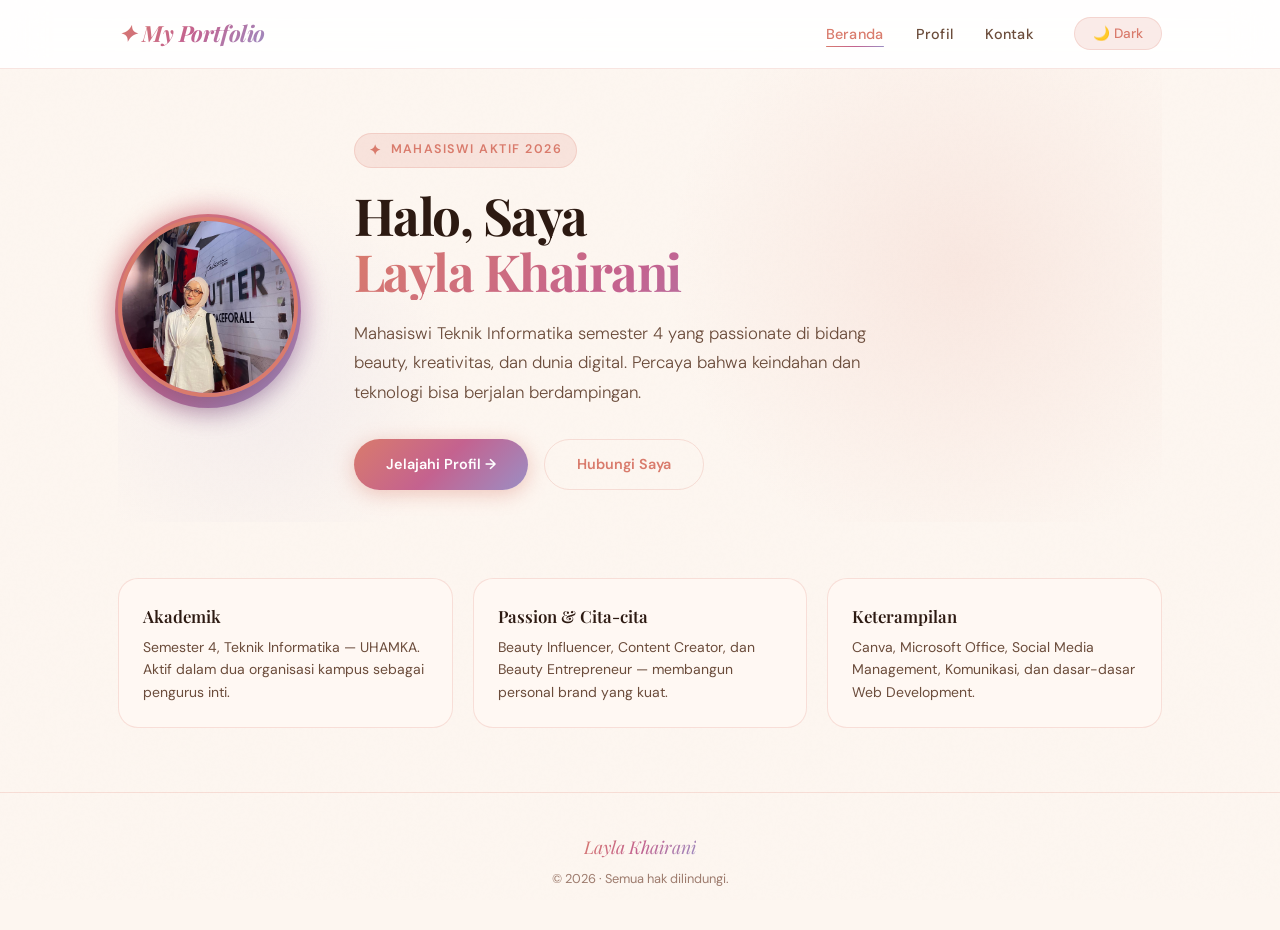
<file: index.html>
<!doctype html>
<html lang="id">
  <head>
    <meta charset="UTF-8" />
    <meta name="viewport" content="width=device-width, initial-scale=1.0" />
    <title>Beranda | Layla Khairani</title>
    <link rel="stylesheet" href="style.css" />
    <script src="script.js" defer></script>
  </head>
  <body>
    <header>
      <div class="container header-container">
        <a href="index.html" class="logo">✦ My Portfolio</a>
        <nav>
          <ul class="nav-links">
            <li><a href="index.html" class="nav-link active">Beranda</a></li>
            <li><a href="profil.html" class="nav-link">Profil</a></li>
            <li><a href="kontak.html" class="nav-link">Kontak</a></li>
          </ul>
          <button id="darkModeToggle" class="dark-toggle">Dark</button>
        </nav>
      </div>
    </header>

    <main>
      <div class="container">
        <section class="hero">
          <div class="hero-bg-deco"></div>
          <div class="hero-inner">
            <div class="photo-frame animate animate-d1">
              <img
                src="Ranni.jpeg"
                alt="Foto Layla Khairani"
                class="profile-photo"
              />
            </div>

            <div class="hero-text">
              <div class="hero-eyebrow animate animate-d1">
                <span>✦</span> Mahasiswi Aktif 2026
              </div>
              <h1 class="hero-title animate animate-d2">
                Halo, Saya
                <span class="grad-name">Layla Khairani</span>
              </h1>
              <p class="hero-desc animate animate-d3">
                Mahasiswi Teknik Informatika semester 4 yang passionate di
                bidang beauty, kreativitas, dan dunia digital. Percaya bahwa
                keindahan dan teknologi bisa berjalan berdampingan.
              </p>
              <div class="hero-cta animate animate-d4">
                <a href="profil.html" class="btn-primary">Jelajahi Profil →</a>
                <a href="kontak.html" class="btn-outline">Hubungi Saya</a>
              </div>
            </div>
          </div>
        </section>

        <section class="highlights animate animate-d5">
          <div class="hi-card">
            <h3>Akademik</h3>
            <p>
              Semester 4, Teknik Informatika — UHAMKA. Aktif dalam dua
              organisasi kampus sebagai pengurus inti.
            </p>
          </div>
          <div class="hi-card">
            <h3>Passion & Cita-cita</h3>
            <p>
              Beauty Influencer, Content Creator, dan Beauty Entrepreneur —
              membangun personal brand yang kuat.
            </p>
          </div>
          <div class="hi-card">
            <h3>Keterampilan</h3>
            <p>
              Canva, Microsoft Office, Social Media Management, Komunikasi, dan
              dasar-dasar Web Development.
            </p>
          </div>
        </section>
      </div>
    </main>

    <footer>
      <div class="container">
        <div class="footer-inner">
          <span class="footer-name">Layla Khairani</span>
          <p class="footer-copy">© 2026 · Semua hak dilindungi.</p>
        </div>
      </div>
    </footer>
  </body>
</html>
</file>
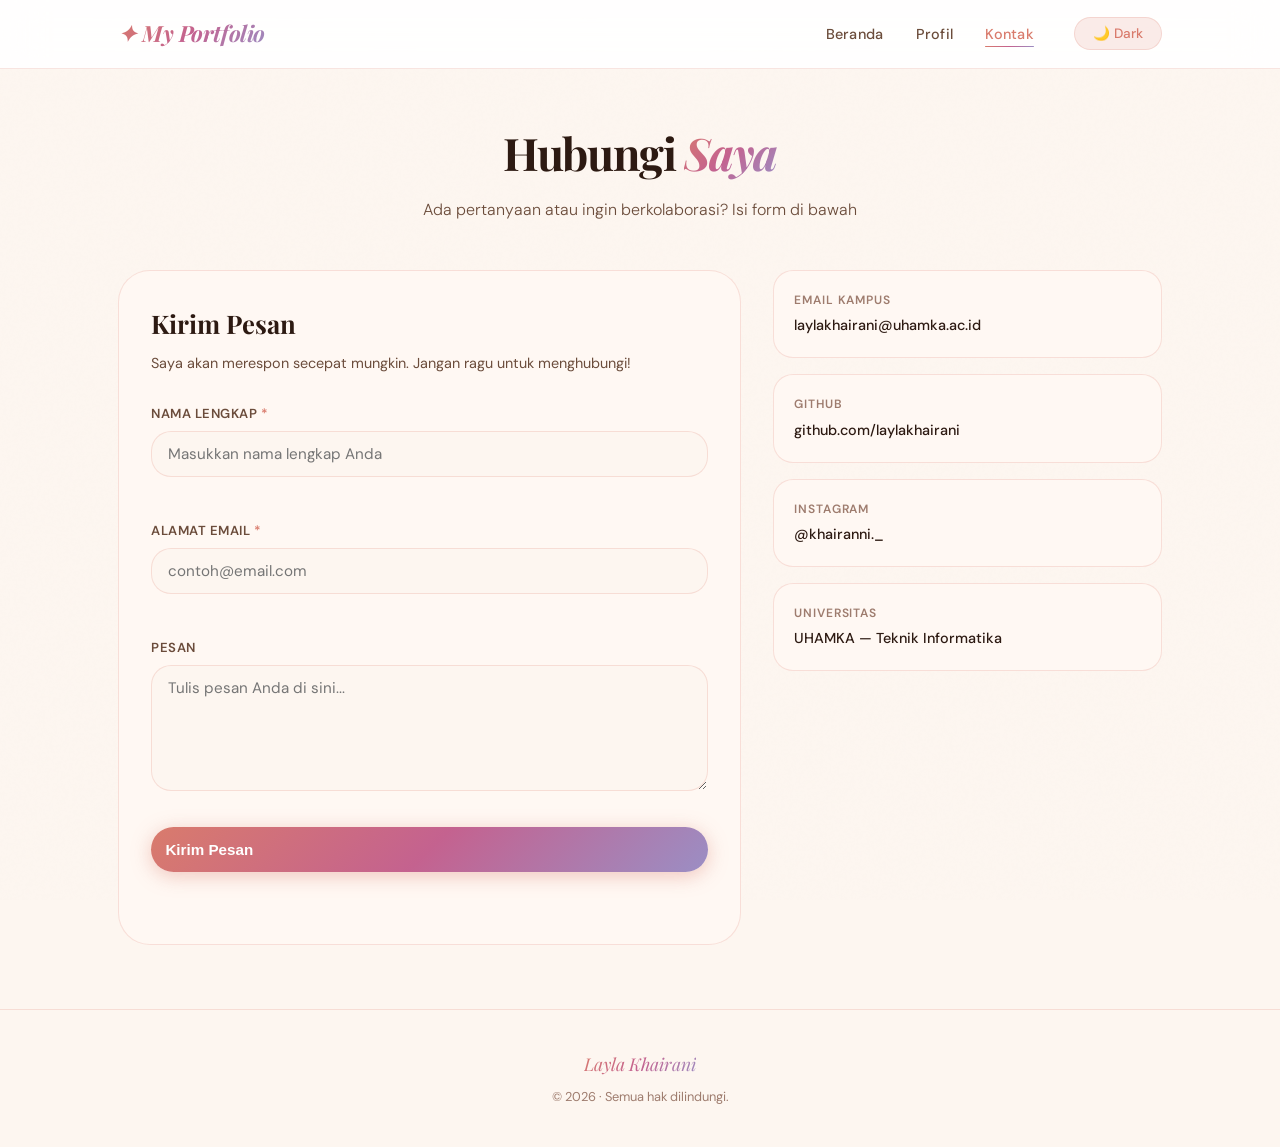
<file: kontak.html>
<!doctype html>
<html lang="id">
  <head>
    <meta charset="UTF-8" />
    <meta name="viewport" content="width=device-width, initial-scale=1.0" />
    <title>Kontak | Layla Khairani</title>
    <link rel="stylesheet" href="style.css" />
    <script src="script.js" defer></script>
  </head>
  <body>
    <header>
      <div class="container header-container">
        <a href="index.html" class="logo">✦ My Portfolio</a>
        <nav>
          <ul class="nav-links">
            <li><a href="index.html" class="nav-link">Beranda</a></li>
            <li><a href="profil.html" class="nav-link">Profil</a></li>
            <li><a href="kontak.html" class="nav-link active">Kontak</a></li>
          </ul>
          <button id="darkModeToggle" class="dark-toggle">🌙 Dark</button>
        </nav>
      </div>
    </header>

    <main>
      <div class="container">
        <div class="page-header animate animate-d1">
          <h2 class="page-title">
            Hubungi
            <span class="grad-name" style="display: inline; font-style: italic"
              >Saya</span
            >
          </h2>
          <p class="page-subtitle">
            Ada pertanyaan atau ingin berkolaborasi? Isi form di bawah
          </p>
        </div>

        <div class="contact-wrapper">
          <!-- Form -->
          <div class="glass-card animate animate-d2">
            <h3 class="contact-title">Kirim Pesan</h3>
            <p class="contact-desc">
              Saya akan merespon secepat mungkin. Jangan ragu untuk menghubungi!
            </p>

            <form id="contactForm">
              <div class="form-group">
                <label for="name"
                  >Nama Lengkap <span class="req">*</span></label
                >
                <input
                  type="text"
                  id="name"
                  name="name"
                  placeholder="Masukkan nama lengkap Anda"
                  autocomplete="off"
                />
                <div class="error-msg" id="nameError"></div>
              </div>

              <div class="form-group">
                <label for="email"
                  >Alamat Email <span class="req">*</span></label
                >
                <input
                  type="email"
                  id="email"
                  name="email"
                  placeholder="contoh@email.com"
                />
                <div class="error-msg" id="emailError"></div>
              </div>

              <div class="form-group">
                <label for="message">Pesan</label>
                <textarea
                  id="message"
                  name="message"
                  rows="5"
                  placeholder="Tulis pesan Anda di sini..."
                ></textarea>
              </div>

              <button type="submit" class="btn-primary submit-btn">
                Kirim Pesan
              </button>
            </form>

            <div id="formStatus" class="form-status"></div>
          </div>

          <!-- Info -->
          <div class="contact-info-card animate animate-d3">
            <div class="info-block">
              <div class="info-block-label">Email Kampus</div>
              <div class="info-block-val">laylakhairani@uhamka.ac.id</div>
            </div>

            <div class="info-block">
              <div class="info-block-label">GitHub</div>
              <div class="info-block-val">github.com/laylakhairani</div>
            </div>

            <div class="info-block">
              <div class="info-block-label">Instagram</div>
              <div class="info-block-val">@khairanni._</div>
            </div>

            <div class="info-block">
              <div class="info-block-label">Universitas</div>
              <div class="info-block-val">UHAMKA — Teknik Informatika</div>
            </div>
          </div>
        </div>
      </div>
    </main>

    <footer>
      <div class="container">
        <div class="footer-inner">
          <span class="footer-name">Layla Khairani</span>
          <p class="footer-copy">© 2026 · Semua hak dilindungi.</p>
        </div>
      </div>
    </footer>
  </body>
</html>
</file>
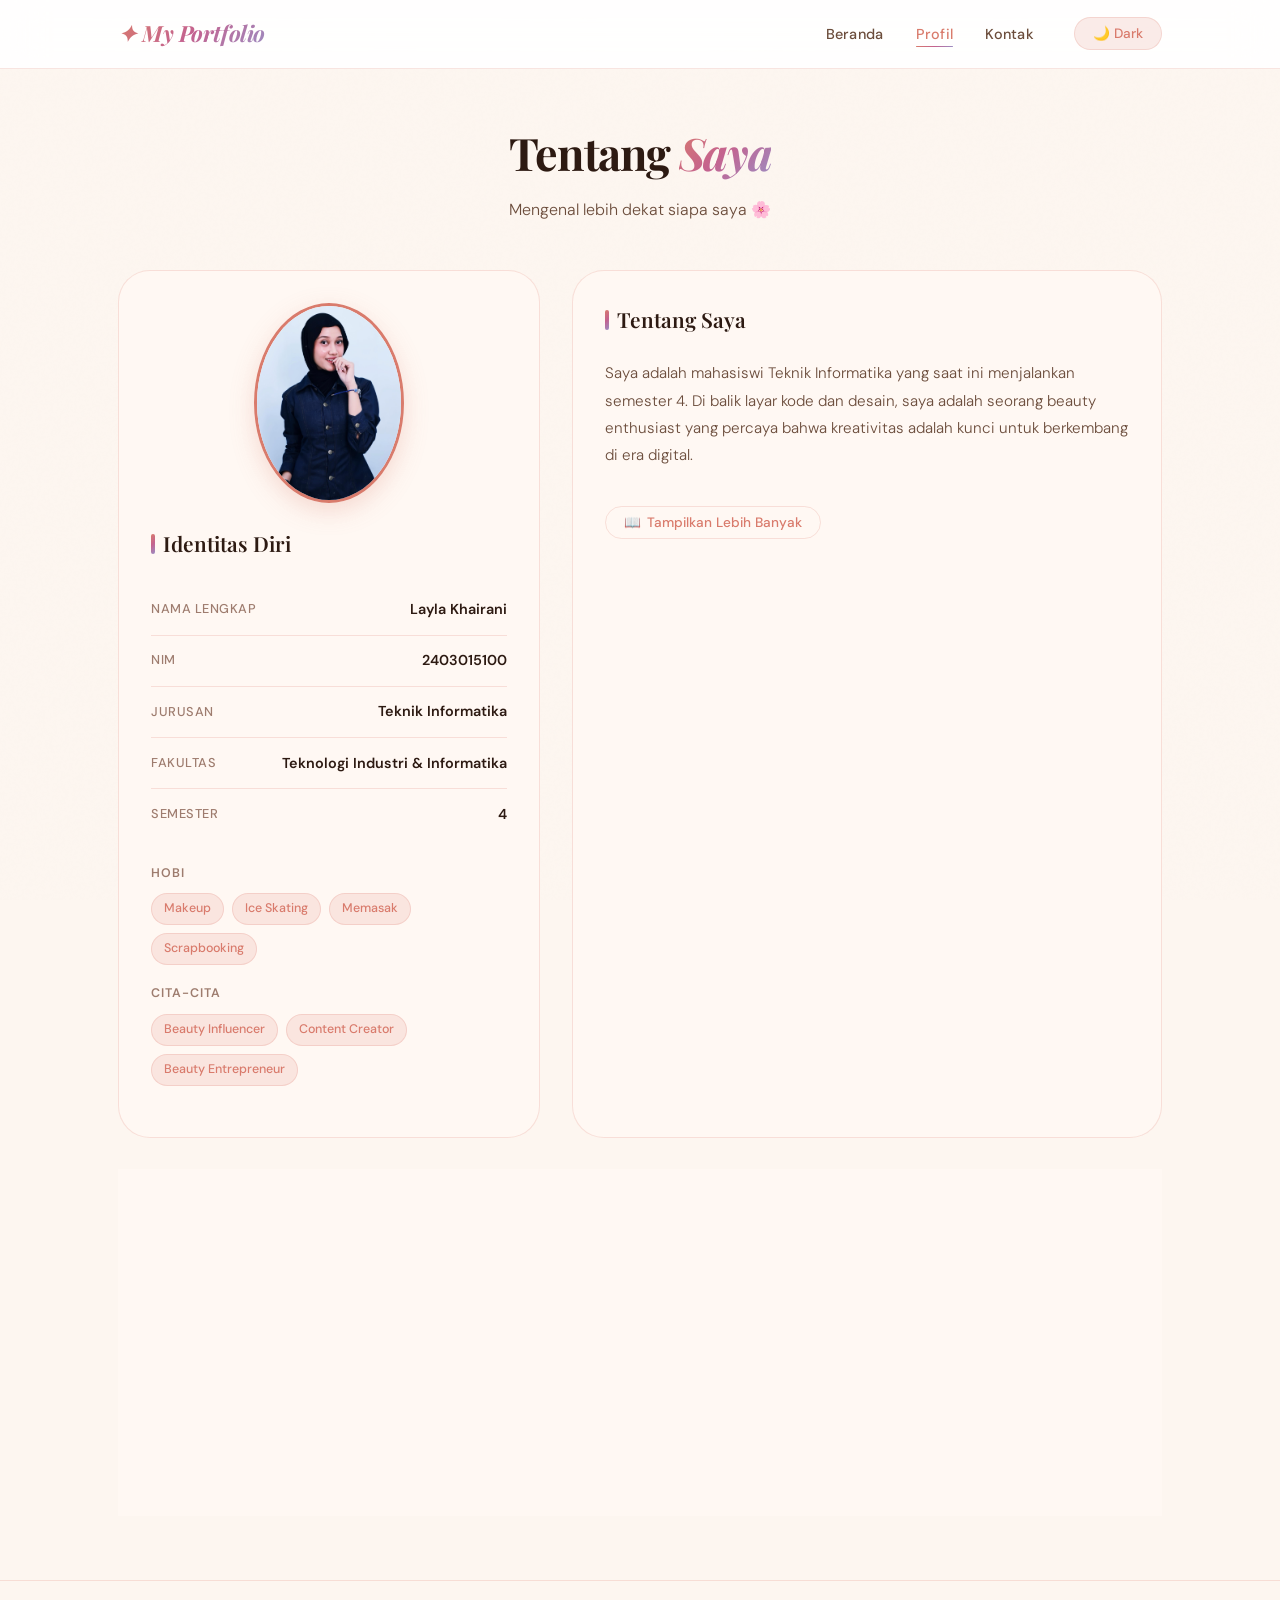
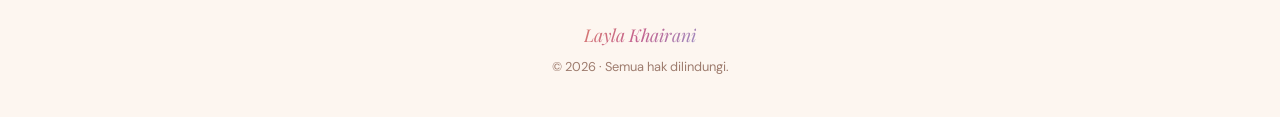
<file: profil.html>
<!doctype html>
<html lang="id">
  <head>
    <meta charset="UTF-8" />
    <meta name="viewport" content="width=device-width, initial-scale=1.0" />
    <title>Profil | Layla Khairani</title>
    <link rel="stylesheet" href="style.css" />
    <script src="script.js" defer></script>
  </head>
  <body>
    <header>
      <div class="container header-container">
        <a href="index.html" class="logo">✦ My Portfolio</a>
        <nav>
          <ul class="nav-links">
            <li><a href="index.html" class="nav-link">Beranda</a></li>
            <li><a href="profil.html" class="nav-link active">Profil</a></li>
            <li><a href="kontak.html" class="nav-link">Kontak</a></li>
          </ul>
          <button id="darkModeToggle" class="dark-toggle">🌙 Dark</button>
        </nav>
      </div>
    </header>

    <main>
      <div class="container">

        <div class="page-header animate animate-d1">
          <h2 class="page-title">
            Tentang
            <span class="grad-name" style="display: inline; font-style: italic">Saya</span>
          </h2>
          <p class="page-subtitle">Mengenal lebih dekat siapa saya 🌸</p>
        </div>

        <div class="profil-grid">

          <!-- Kartu Identitas (kiri) -->
          <div class="glass-card animate animate-d2">

            <!-- Foto di atas identitas -->
            <div class="profil-photo-wrapper">
              <img src="Ranni4.jpeg" alt="Foto Layla" class="profil-page-photo" />
            </div>

            <h3 class="card-title">Identitas Diri</h3>
            <ul class="identity-list">
              <li>
                <span class="label">Nama Lengkap</span>
                <span class="val">Layla Khairani</span>
              </li>
              <li>
                <span class="label">NIM</span>
                <span class="val">2403015100</span>
              </li>
              <li>
                <span class="label">Jurusan</span>
                <span class="val">Teknik Informatika</span>
              </li>
              <li>
                <span class="label">Fakultas</span>
                <span class="val">Teknologi Industri & Informatika</span>
              </li>
              <li>
                <span class="label">Semester</span>
                <span class="val">4</span>
              </li>
            </ul>

            <div class="badges-section" style="margin-top: 1.5rem">
              <h4>Hobi</h4>
              <div class="badge-row">
                <span class="badge-item">Makeup</span>
                <span class="badge-item">Ice Skating</span>
                <span class="badge-item">Memasak</span>
                <span class="badge-item">Scrapbooking</span>
              </div>
              <h4>Cita-cita</h4>
              <div class="badge-row">
                <span class="badge-item">Beauty Influencer</span>
                <span class="badge-item">Content Creator</span>
                <span class="badge-item">Beauty Entrepreneur</span>
              </div>
            </div>
          </div>

          <!-- Deskripsi Diri (kanan) -->
          <div class="glass-card animate animate-d3">
            <h3 class="card-title">Tentang Saya</h3>

            <p class="desc-short">
              Saya adalah mahasiswi Teknik Informatika yang saat ini menjalankan
              semester 4. Di balik layar kode dan desain, saya adalah seorang
              beauty enthusiast yang percaya bahwa kreativitas adalah kunci
              untuk berkembang di era digital.
            </p>

            <div class="desc-more" id="extraDesc">
              <p style="margin-bottom: 1rem">
                Saat ini saya aktif sebagai <strong>Bendahara Umum</strong> di
                Himpunan Mahasiswa Teknik Informatika dan
                <strong>Kepala Bidang Sosial Pemberdayaan Masyarakat</strong>
                di Pimpinan Komisariat Ikatan Mahasiswa Muhammadiyah.
              </p>
              <p>
                Melalui kedua organisasi ini, saya belajar banyak tentang
                kepemimpinan, manajemen keuangan, dan bagaimana teknologi bisa
                digunakan untuk memberdayakan masyarakat. Ke depannya, saya
                bermimpi untuk membangun bisnis beauty yang terintegrasi dengan
                platform digital — menggabungkan passion dan keahlian saya
                menjadi sesuatu yang bermakna.
              </p>
            </div>

            <button class="btn-readmore" id="readMoreBtn">
              <span id="readMoreIcon">📖</span>
              <span id="readMoreText">Tampilkan Lebih Banyak</span>
            </button>
          </div>

        </div>

        <!-- Skills -->
        <div class="glass-card skills-section animate animate-d4">
          <h3 class="card-title">Kemampuan</h3>

          <div class="skill-item">
            <div class="skill-header">
              <span>HTML5 & Struktur Semantik</span>
              <span class="skill-pct">90%</span>
            </div>
            <div class="skill-bar">
              <div class="skill-fill" data-width="90"></div>
            </div>
          </div>

          <div class="skill-item">
            <div class="skill-header">
              <span>CSS3 & Desain Responsif</span>
              <span class="skill-pct">85%</span>
            </div>
            <div class="skill-bar">
              <div class="skill-fill" data-width="85"></div>
            </div>
          </div>

          <div class="skill-item">
            <div class="skill-header">
              <span>JavaScript (DOM & Events)</span>
              <span class="skill-pct">75%</span>
            </div>
            <div class="skill-bar">
              <div class="skill-fill" data-width="75"></div>
            </div>
          </div>

          <div class="skill-item">
            <div class="skill-header">
              <span>Canva & Desain Kreatif</span>
              <span class="skill-pct">95%</span>
            </div>
            <div class="skill-bar">
              <div class="skill-fill" data-width="95"></div>
            </div>
          </div>
        </div>

      </div>
    </main>

    <footer>
      <div class="container">
        <div class="footer-inner">
          <span class="footer-name">Layla Khairani</span>
          <p class="footer-copy">© 2026 · Semua hak dilindungi.</p>
        </div>
      </div>
    </footer>
  </body>
</html>
</file>
<file: style.css>
@import url("https://fonts.googleapis.com/css2?family=Playfair+Display:ital,wght@0,400;0,600;0,700;1,400&family=DM+Sans:ital,opsz,wght@0,9..40,300;0,9..40,400;0,9..40,500;0,9..40,600;1,9..40,300&display=swap");

/* ============ RESET & ROOT ============ */
*,
*::before,
*::after {
  margin: 0;
  padding: 0;
  box-sizing: border-box;
}

:root {
  --bg: #fdf6f0;
  --bg2: #ffffff;
  --surface: rgba(255, 248, 244, 0.85);
  --surface2: rgba(255, 255, 255, 0.9);
  --text: #2d1a12;
  --text2: #6b4c3b;
  --text3: #9e7c6e;
  --accent: #d97b6c;
  --accent2: #c4628f;
  --accent3: #9b8ec4;
  --accent-soft: rgba(217, 123, 108, 0.15);
  --accent-glow: rgba(217, 123, 108, 0.35);
  --border: rgba(217, 123, 108, 0.2);
  --border2: rgba(196, 98, 143, 0.15);
  --shadow: 0 8px 40px -8px rgba(180, 80, 60, 0.15);
  --shadow2: 0 20px 60px -15px rgba(180, 80, 60, 0.2);
  --grad: linear-gradient(135deg, #d97b6c, #c4628f, #9b8ec4);
  --grad2: linear-gradient(135deg, #fde8e2, #fce4ef, #ede8f8);
  --font-display: "Playfair Display", Georgia, serif;
  --font-body: "DM Sans", sans-serif;
  --radius: 20px;
  --radius2: 32px;
}

body.dark {
  --bg: #1a0f0d;
  --bg2: #241510;
  --surface: rgba(40, 22, 16, 0.9);
  --surface2: rgba(36, 21, 16, 0.95);
  --text: #f8ede8;
  --text2: #d4a99a;
  --text3: #9e7c6e;
  --accent: #e8907f;
  --accent2: #d47aa3;
  --accent-soft: rgba(232, 144, 127, 0.12);
  --border: rgba(232, 144, 127, 0.2);
  --border2: rgba(212, 122, 163, 0.15);
  --shadow: 0 8px 40px -8px rgba(0, 0, 0, 0.5);
  --shadow2: 0 20px 60px -15px rgba(0, 0, 0, 0.6);
  --grad2: linear-gradient(135deg, #3d1e18, #3a1a2a, #251d38);
}

/* ============ BASE ============ */
html {
  scroll-behavior: smooth;
}

body {
  font-family: var(--font-body);
  background: var(--bg);
  color: var(--text);
  line-height: 1.6;
  transition:
    background 0.4s ease,
    color 0.3s ease;
  overflow-x: hidden;
}

.container {
  max-width: 1100px;
  margin: 0 auto;
  padding: 0 28px;
}

/* Noise texture overlay */
body::before {
  content: "";
  position: fixed;
  inset: 0;
  background-image: url("data:image/svg+xml,%3Csvg viewBox='0 0 256 256' xmlns='http://www.w3.org/2000/svg'%3E%3Cfilter id='n'%3E%3CfeTurbulence type='fractalNoise' baseFrequency='0.9' numOctaves='4' stitchTiles='stitch'/%3E%3C/filter%3E%3Crect width='100%25' height='100%25' filter='url(%23n)' opacity='0.025'/%3E%3C/svg%3E");
  pointer-events: none;
  z-index: 0;
  opacity: 0.4;
}

/* ============ HEADER ============ */
header {
  position: sticky;
  top: 0;
  z-index: 100;
  background: var(--surface2);
  backdrop-filter: blur(20px) saturate(1.5);
  -webkit-backdrop-filter: blur(20px) saturate(1.5);
  border-bottom: 1px solid var(--border);
  transition: background 0.4s ease;
}

.header-container {
  display: flex;
  justify-content: space-between;
  align-items: center;
  padding: 1rem 28px;
  gap: 1rem;
  flex-wrap: wrap;
}

.logo {
  font-family: var(--font-display);
  font-size: 1.4rem;
  font-weight: 700;
  font-style: italic;
  background: var(--grad);
  background-clip: text;
  -webkit-background-clip: text;
  color: transparent;
  letter-spacing: -0.02em;
  text-decoration: none;
}

nav {
  display: flex;
  align-items: center;
  gap: 2.5rem;
}

.nav-links {
  display: flex;
  gap: 2rem;
  list-style: none;
  align-items: center;
}

.nav-link {
  text-decoration: none;
  font-size: 0.9rem;
  font-weight: 500;
  color: var(--text2);
  letter-spacing: 0.02em;
  position: relative;
  padding-bottom: 2px;
  transition: color 0.2s ease;
}

.nav-link::after {
  content: "";
  position: absolute;
  bottom: -2px;
  left: 0;
  width: 0;
  height: 1.5px;
  background: var(--grad);
  border-radius: 4px;
  transition: width 0.3s ease;
}

.nav-link:hover,
.nav-link.active {
  color: var(--accent);
}

.nav-link:hover::after,
.nav-link.active::after {
  width: 100%;
}

.dark-toggle {
  background: var(--accent-soft);
  border: 1px solid var(--border);
  border-radius: 40px;
  padding: 7px 18px;
  cursor: pointer;
  font-family: var(--font-body);
  font-size: 0.85rem;
  font-weight: 500;
  color: var(--accent);
  transition: all 0.25s ease;
  white-space: nowrap;
}

.dark-toggle:hover {
  background: var(--accent);
  color: white;
  transform: scale(0.97);
}

/* ============ HERO (INDEX) ============ */
.hero {
  padding: 4rem 0 2rem;
  position: relative;
}

.hero-bg-deco {
  position: absolute;
  inset: 0;
  overflow: hidden;
  pointer-events: none;
  z-index: -1;
}

.hero-bg-deco::before {
  content: "";
  position: absolute;
  top: -100px;
  right: -100px;
  width: 600px;
  height: 600px;
  background: radial-gradient(
    circle,
    rgba(217, 123, 108, 0.12) 0%,
    transparent 70%
  );
  border-radius: 50%;
  animation: float 8s ease-in-out infinite;
}

.hero-bg-deco::after {
  content: "";
  position: absolute;
  bottom: -60px;
  left: -60px;
  width: 400px;
  height: 400px;
  background: radial-gradient(
    circle,
    rgba(155, 142, 196, 0.1) 0%,
    transparent 70%
  );
  border-radius: 50%;
  animation: float 10s ease-in-out infinite reverse;
}

@keyframes float {
  0%,
  100% {
    transform: translateY(0) scale(1);
  }
  50% {
    transform: translateY(-20px) scale(1.03);
  }
}

.hero-inner {
  display: grid;
  grid-template-columns: auto 1fr;
  gap: 3.5rem;
  align-items: center;
}

/* Photo frame */
.photo-frame {
  position: relative;
  flex-shrink: 0;
}

.photo-frame::before {
  content: "";
  position: absolute;
  inset: -8px;
  border-radius: 50%;
  background: var(--grad);
  z-index: -1;
  opacity: 0.6;
  filter: blur(12px);
  animation: pulse-glow 4s ease-in-out infinite;
}

@keyframes pulse-glow {
  0%,
  100% {
    opacity: 0.4;
    transform: scale(1);
  }
  50% {
    opacity: 0.8;
    transform: scale(1.05);
  }
}

.photo-frame::after {
  content: "";
  position: absolute;
  inset: -3px;
  border-radius: 50%;
  background: var(--grad);
  z-index: -1;
}

.profile-photo {
  width: 180px;
  height: 180px;
  border-radius: 50%;
  object-fit: cover;
  object-position: center; /* ← tambah baris ini */
  border: 4px solid var(--accent);
  box-shadow: 0 20px 30px -10px rgba(0, 0, 0, 0.2);
}

.hero-text {
  max-width: 560px;
}

.hero-eyebrow {
  display: inline-flex;
  align-items: center;
  gap: 8px;
  font-size: 0.78rem;
  font-weight: 600;
  letter-spacing: 0.12em;
  text-transform: uppercase;
  color: var(--accent);
  background: var(--accent-soft);
  padding: 5px 14px;
  border-radius: 40px;
  margin-bottom: 1.2rem;
  border: 1px solid var(--border);
}

.hero-eyebrow span {
  font-size: 0.9rem;
}

h1.hero-title {
  font-family: var(--font-display);
  font-size: clamp(2.2rem, 5vw, 3.2rem);
  font-weight: 700;
  line-height: 1.1;
  margin-bottom: 1.2rem;
  letter-spacing: -0.03em;
}

.grad-name {
  background: var(--grad);
  background-clip: text;
  -webkit-background-clip: text;
  color: transparent;
  display: block;
}

.hero-desc {
  font-size: 1.05rem;
  color: var(--text2);
  line-height: 1.75;
  margin-bottom: 2rem;
  font-weight: 300;
}

.hero-cta {
  display: flex;
  gap: 1rem;
  flex-wrap: wrap;
}

/* ============ BUTTONS ============ */
.btn-primary {
  background: var(--grad);
  color: white;
  padding: 0.8rem 2rem;
  border-radius: 40px;
  text-decoration: none;
  font-size: 0.9rem;
  font-weight: 600;
  border: none;
  cursor: pointer;
  display: inline-flex;
  align-items: center;
  gap: 6px;
  transition: all 0.3s ease;
  box-shadow: 0 4px 20px rgba(217, 123, 108, 0.4);
}

.btn-primary:hover {
  transform: translateY(-2px);
  box-shadow: 0 8px 30px rgba(217, 123, 108, 0.5);
}

.btn-outline {
  background: transparent;
  color: var(--accent);
  padding: 0.8rem 2rem;
  border-radius: 40px;
  text-decoration: none;
  font-size: 0.9rem;
  font-weight: 600;
  border: 1.5px solid var(--border);
  transition: all 0.3s ease;
  display: inline-flex;
  align-items: center;
  gap: 6px;
}

.btn-outline:hover {
  background: var(--accent-soft);
  border-color: var(--accent);
  transform: translateY(-2px);
}

/* ============ HIGHLIGHT CARDS ============ */
.highlights {
  display: grid;
  grid-template-columns: repeat(3, 1fr);
  gap: 1.25rem;
  margin: 3.5rem 0 4rem;
}

.hi-card {
  background: var(--surface);
  border: 1px solid var(--border);
  border-radius: var(--radius);
  padding: 1.5rem;
  transition: all 0.35s ease;
  position: relative;
  overflow: hidden;
}

.hi-card::before {
  content: "";
  position: absolute;
  top: 0;
  left: 0;
  width: 100%;
  height: 3px;
  background: var(--grad);
  opacity: 0;
  transition: opacity 0.3s ease;
}

.hi-card:hover {
  transform: translateY(-6px);
  box-shadow: var(--shadow2);
  border-color: var(--accent);
}

.hi-card:hover::before {
  opacity: 1;
}

.hi-card-icon {
  font-size: 1.8rem;
  margin-bottom: 0.75rem;
  display: block;
}

.hi-card h3 {
  font-family: var(--font-display);
  font-size: 1.05rem;
  font-weight: 600;
  margin-bottom: 0.4rem;
  color: var(--text);
}

.hi-card p {
  font-size: 0.875rem;
  color: var(--text2);
  line-height: 1.6;
}

/* ============ PROFIL PAGE ============ */
.page-header {
  padding: 3rem 0 1rem;
  text-align: center;
}

.page-title {
  font-family: var(--font-display);
  font-size: clamp(2rem, 4vw, 2.8rem);
  font-weight: 700;
  letter-spacing: -0.03em;
  margin-bottom: 0.5rem;
}

.page-subtitle {
  font-size: 1rem;
  color: var(--text2);
  font-weight: 300;
}

.profil-grid {
  display: grid;
  grid-template-columns: 1fr 1.4fr;
  gap: 2rem;
  margin: 2rem 0;
}

.glass-card {
  background: var(--surface);
  backdrop-filter: blur(16px);
  -webkit-backdrop-filter: blur(16px);
  border: 1px solid var(--border);
  border-radius: var(--radius2);
  padding: 2rem;
  transition: all 0.3s ease;
}

.glass-card:hover {
  box-shadow: var(--shadow);
}

.card-title {
  font-family: var(--font-display);
  font-size: 1.3rem;
  font-weight: 600;
  margin-bottom: 1.5rem;
  display: flex;
  align-items: center;
  gap: 8px;
}

/* Foto di halaman profil */
.profil-photo-wrapper {
  display: flex;
  justify-content: center;
  margin-bottom: 1.5rem;
}

.profil-page-photo {
  width: 150px; /* sebelumnya 120px */
  height: 200px; /* sebelumnya 120px */
  border-radius: 50%;
  object-fit: cover;
  object-position: center;
  border: 3px solid var(--accent);
  box-shadow: 0 8px 24px rgba(217, 123, 108, 0.25);
}

.card-title::before {
  content: "";
  width: 4px;
  height: 20px;
  background: var(--grad);
  border-radius: 4px;
  display: inline-block;
}

.identity-list {
  list-style: none;
}

.identity-list li {
  display: flex;
  justify-content: space-between;
  align-items: center;
  padding: 0.85rem 0;
  border-bottom: 1px solid var(--border);
  gap: 1rem;
  font-size: 0.9rem;
}

.identity-list li:last-child {
  border-bottom: none;
}

.identity-list .label {
  color: var(--text3);
  font-weight: 500;
  font-size: 0.8rem;
  letter-spacing: 0.04em;
  text-transform: uppercase;
  flex-shrink: 0;
}

.identity-list .val {
  font-weight: 600;
  color: var(--text);
  text-align: right;
}

/* Hobi & Cita badges */
.badges-section {
  margin-top: 1.5rem;
}
.badges-section h4 {
  font-size: 0.78rem;
  font-weight: 600;
  letter-spacing: 0.08em;
  text-transform: uppercase;
  color: var(--text3);
  margin-bottom: 0.6rem;
}
.badge-row {
  display: flex;
  flex-wrap: wrap;
  gap: 8px;
  margin-bottom: 1.2rem;
}
.badge-item {
  background: var(--accent-soft);
  color: var(--accent);
  font-size: 0.78rem;
  font-weight: 500;
  padding: 5px 12px;
  border-radius: 40px;
  border: 1px solid var(--border);
}

/* Description card */
.desc-short {
  font-size: 0.95rem;
  color: var(--text2);
  line-height: 1.8;
  font-weight: 300;
}

.desc-more {
  font-size: 0.95rem;
  color: var(--text2);
  line-height: 1.8;
  font-weight: 300;
  margin-top: 1rem;
  max-height: 0;
  overflow: hidden;
  transition:
    max-height 0.5s ease,
    opacity 0.4s ease;
  opacity: 0;
}

.desc-more.show {
  max-height: 300px;
  opacity: 1;
}

.btn-readmore {
  background: none;
  border: 1px solid var(--border);
  color: var(--accent);
  padding: 7px 18px;
  border-radius: 40px;
  font-family: var(--font-body);
  font-size: 0.85rem;
  font-weight: 500;
  cursor: pointer;
  margin-top: 1.25rem;
  display: inline-flex;
  align-items: center;
  gap: 6px;
  transition: all 0.25s ease;
}

.btn-readmore:hover {
  background: var(--accent-soft);
  transform: translateY(-1px);
}

/* Skills */
.skills-section {
  margin: 2rem 0 4rem;
}

.skill-item {
  margin-bottom: 1.2rem;
}

.skill-header {
  display: flex;
  justify-content: space-between;
  font-size: 0.875rem;
  font-weight: 500;
  color: var(--text2);
  margin-bottom: 8px;
}

.skill-pct {
  color: var(--accent);
  font-weight: 600;
}

.skill-bar {
  height: 6px;
  background: var(--border);
  border-radius: 12px;
  overflow: hidden;
}

.skill-fill {
  height: 100%;
  background: var(--grad);
  border-radius: 12px;
  width: 0;
  transition: width 1.2s cubic-bezier(0.4, 0, 0.2, 1);
}

/* ============ KONTAK PAGE ============ */
.contact-wrapper {
  display: grid;
  grid-template-columns: 1.6fr 1fr;
  gap: 2rem;
  margin: 2rem 0 4rem;
}

.contact-title {
  font-family: var(--font-display);
  font-size: 1.6rem;
  font-weight: 700;
  margin-bottom: 0.5rem;
}

.contact-desc {
  font-size: 0.9rem;
  color: var(--text2);
  margin-bottom: 1.75rem;
}

.form-group {
  margin-bottom: 1.25rem;
}

label {
  display: block;
  font-size: 0.82rem;
  font-weight: 600;
  color: var(--text2);
  letter-spacing: 0.04em;
  text-transform: uppercase;
  margin-bottom: 7px;
}

label .req {
  color: var(--accent);
}

input,
textarea {
  width: 100%;
  padding: 12px 16px;
  background: var(--bg);
  border: 1.5px solid var(--border);
  border-radius: var(--radius);
  color: var(--text);
  font-family: var(--font-body);
  font-size: 0.95rem;
  transition: all 0.25s ease;
  outline: none;
  appearance: none;
}

input:focus,
textarea:focus {
  border-color: var(--accent);
  box-shadow: 0 0 0 3px var(--accent-soft);
  background: var(--bg2);
}

input.error,
textarea.error {
  border-color: #e05c5c;
  box-shadow: 0 0 0 3px rgba(224, 92, 92, 0.15);
}

.error-msg {
  font-size: 0.78rem;
  color: #e05c5c;
  margin-top: 5px;
  min-height: 18px;
  display: flex;
  align-items: center;
  gap: 4px;
}

.submit-btn {
  width: 100%;
  padding: 0.9rem;
  margin-top: 0.5rem;
  font-size: 0.95rem;
}

.form-status {
  margin-top: 1rem;
  text-align: center;
  font-size: 0.88rem;
  min-height: 24px;
}

.status-ok {
  color: #4caf87;
}
.status-err {
  color: #e05c5c;
}

/* Contact info card */
.contact-info-card {
  display: flex;
  flex-direction: column;
  gap: 1rem;
}

.info-block {
  background: var(--surface);
  border: 1px solid var(--border);
  border-radius: var(--radius);
  padding: 1.25rem;
  transition: all 0.3s ease;
}

.info-block:hover {
  transform: translateX(4px);
  border-color: var(--accent);
}

.info-block-label {
  font-size: 0.75rem;
  font-weight: 600;
  letter-spacing: 0.08em;
  text-transform: uppercase;
  color: var(--text3);
  margin-bottom: 4px;
}

.info-block-val {
  font-size: 0.9rem;
  color: var(--text);
  font-weight: 500;
}

/* ============ FOOTER ============ */
footer {
  border-top: 1px solid var(--border);
  padding: 2.5rem 0;
  text-align: center;
}

.footer-inner {
  display: flex;
  flex-direction: column;
  align-items: center;
  gap: 0.5rem;
}

.footer-name {
  font-family: var(--font-display);
  font-size: 1.1rem;
  font-style: italic;
  background: var(--grad);
  background-clip: text;
  -webkit-background-clip: text;
  color: transparent;
}

.footer-copy {
  font-size: 0.8rem;
  color: var(--text3);
}

/* ============ ANIMATIONS ============ */
@keyframes fadeUp {
  from {
    opacity: 0;
    transform: translateY(24px);
  }
  to {
    opacity: 1;
    transform: translateY(0);
  }
}

.animate {
  animation: fadeUp 0.65s ease both;
}

.animate-d1 {
  animation-delay: 0.1s;
}
.animate-d2 {
  animation-delay: 0.2s;
}
.animate-d3 {
  animation-delay: 0.3s;
}
.animate-d4 {
  animation-delay: 0.45s;
}
.animate-d5 {
  animation-delay: 0.6s;
}

/* ============ RESPONSIVE ============ */
@media (max-width: 768px) {
  .hero-inner {
    grid-template-columns: 1fr;
    text-align: center;
    gap: 2rem;
    justify-items: center;
  }

  .hero-cta {
    justify-content: center;
  }

  .highlights {
    grid-template-columns: 1fr;
  }

  .profil-grid,
  .contact-wrapper {
    grid-template-columns: 1fr;
  }

  .header-container {
    flex-direction: column;
    gap: 0.75rem;
  }

  nav {
    flex-direction: column;
    gap: 0.75rem;
  }

  .profile-photo {
    width: 160px;
    height: 160px;
  }
}
</file>
